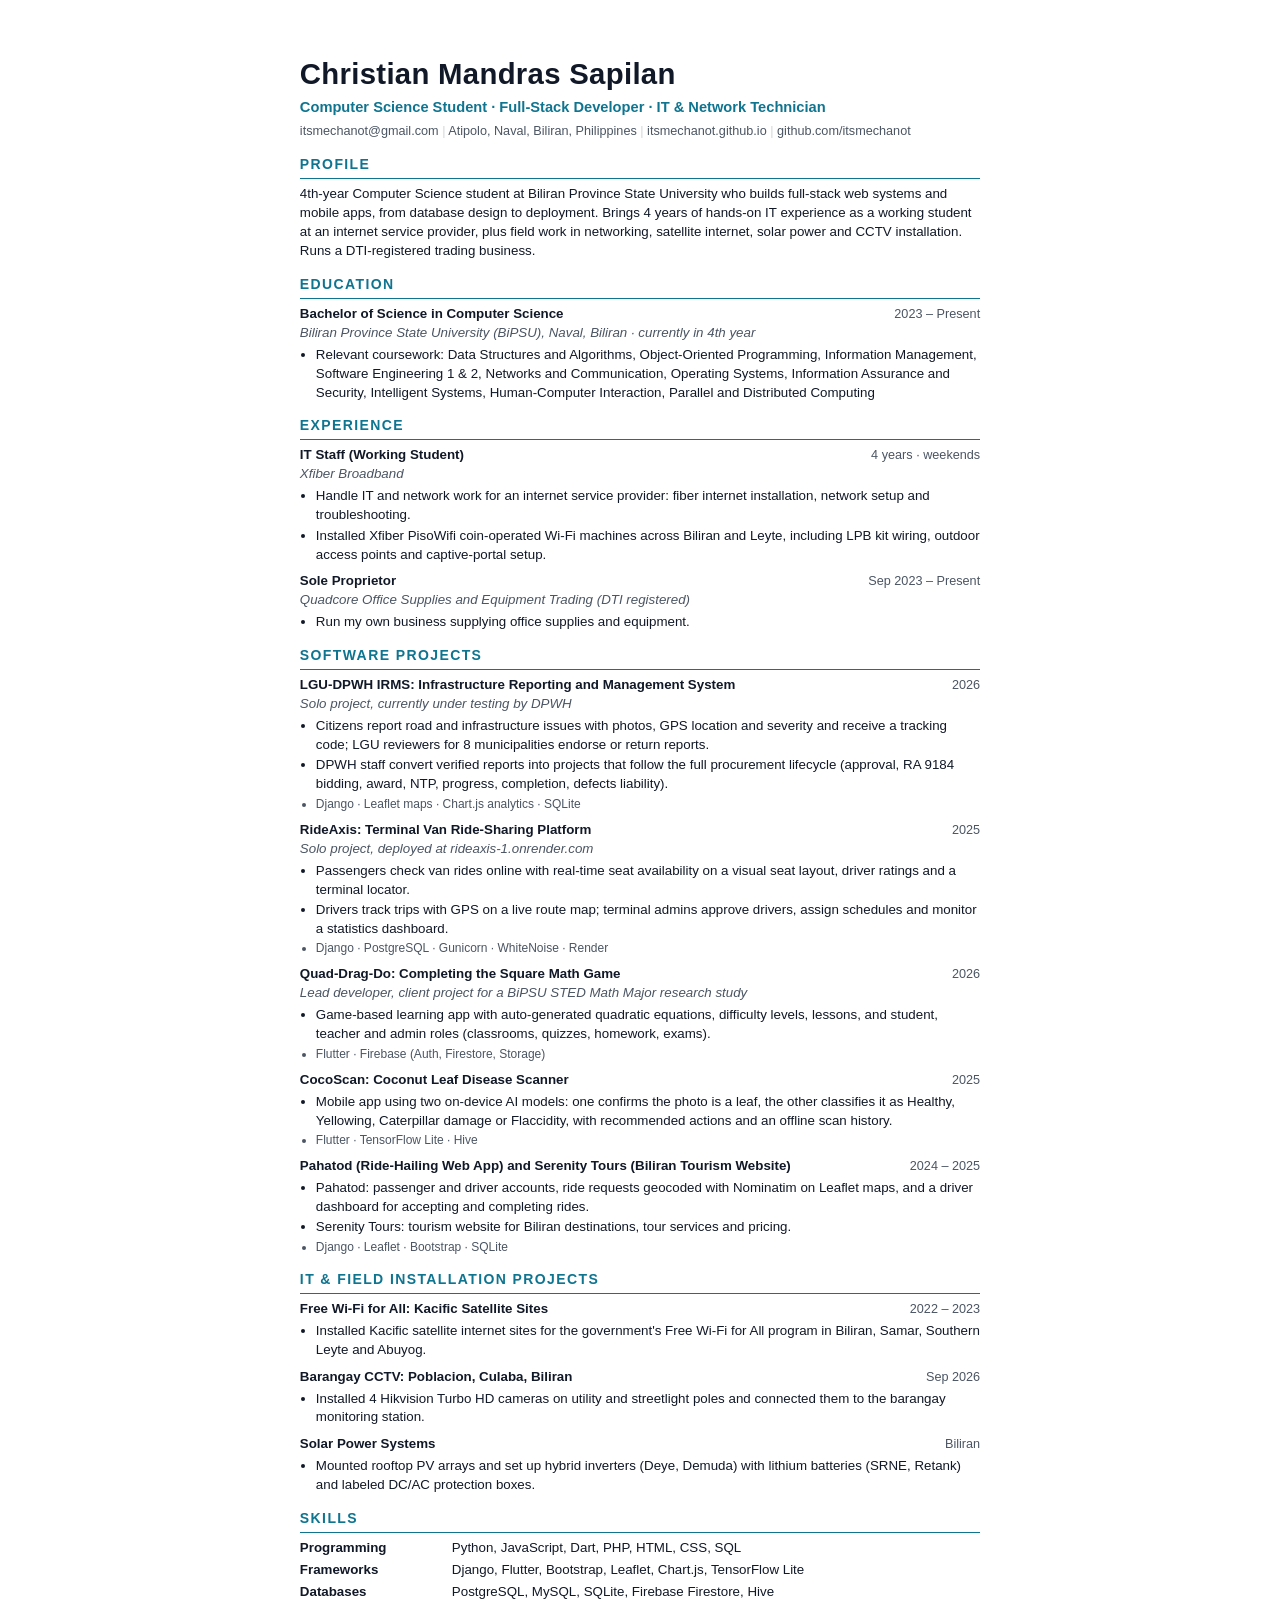
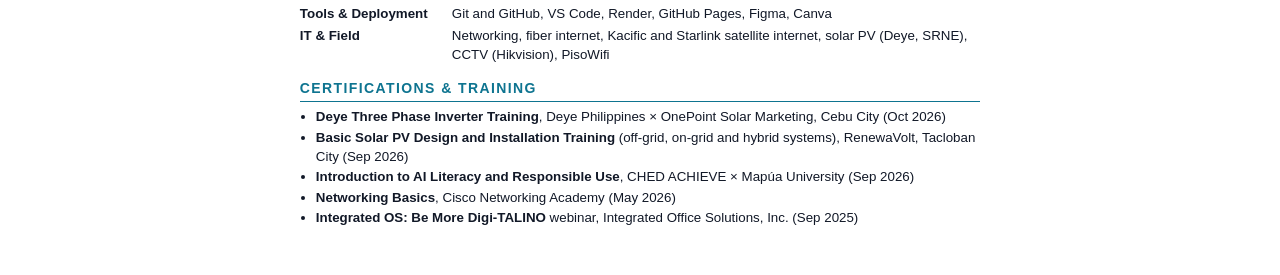
<file: cv/resume.html>
<!doctype html>
<html lang="en">
<head>
<meta charset="utf-8" />
<meta name="viewport" content="width=device-width, initial-scale=1" />
<title>Christian Mandras Sapilan | Resume</title>
<meta name="robots" content="noindex" />
<!-- Source of the resume shown in the site's viewer (pages exported to assets/cv/resume-1.jpg, resume-2.jpg) -->
<style>
  @page { size: A4; margin: 13mm 15mm 12mm; }
  @media print { .page { width: auto !important; padding: 0 !important; } }
  :root { --ink: #111827; --muted: #4b5563; --line: #d1d5db; --accent: #0e7490; }
  * { box-sizing: border-box; }
  html, body { margin: 0; background: #fff; color: var(--ink); }
  body { font-family: "Segoe UI", Arial, Helvetica, sans-serif; font-size: 10pt; line-height: 1.42; }
  .page { width: 210mm; padding: 14mm 15mm 12mm; margin: 0 auto; }
  h1 { font-size: 22pt; margin: 0; letter-spacing: .3px; }
  .headline { font-size: 11pt; color: var(--accent); font-weight: 600; margin-top: 2px; }
  .contact { margin-top: 6px; color: var(--muted); font-size: 9.5pt; }
  .contact a { color: var(--muted); text-decoration: none; }
  .contact span + span::before { content: "  |  "; color: var(--line); }
  h2 { font-size: 10.5pt; text-transform: uppercase; letter-spacing: 1.4px; color: var(--accent); margin: 14px 0 6px; padding-bottom: 3px; border-bottom: 1.5px solid var(--accent); }
  p { margin: 0; }
  .item { margin-bottom: 8px; break-inside: avoid; }
  .row { display: flex; justify-content: space-between; gap: 12px; align-items: baseline; }
  .title { font-weight: 700; }
  .org { color: var(--muted); font-style: italic; }
  .date { color: var(--muted); font-size: 9.5pt; white-space: nowrap; }
  ul { margin: 3px 0 0; padding-left: 16px; }
  li { margin: 1.5px 0; }
  .skills { display: grid; grid-template-columns: 140px 1fr; gap: 3px 12px; }
  .skills b { font-weight: 700; }
  .tech { color: var(--muted); font-size: 9pt; }
</style>
</head>
<body>
<div class="page">

  <header>
    <h1>Christian Mandras Sapilan</h1>
    <div class="headline">Computer Science Student &middot; Full-Stack Developer &middot; IT &amp; Network Technician</div>
    <div class="contact">
      <span><a href="mailto:itsmechanot@gmail.com">itsmechanot@gmail.com</a></span><span>Atipolo, Naval, Biliran, Philippines</span><span><a href="https://itsmechanot.github.io">itsmechanot.github.io</a></span><span><a href="https://github.com/itsmechanot">github.com/itsmechanot</a></span>
    </div>
  </header>

  <h2>Profile</h2>
  <p>4th-year Computer Science student at Biliran Province State University who builds full-stack web systems and mobile apps, from database design to deployment. Brings 4 years of hands-on IT experience as a working student at an internet service provider, plus field work in networking, satellite internet, solar power and CCTV installation. Runs a DTI-registered trading business.</p>

  <h2>Education</h2>
  <div class="item">
    <div class="row"><span class="title">Bachelor of Science in Computer Science</span><span class="date">2023 &ndash; Present</span></div>
    <div class="org">Biliran Province State University (BiPSU), Naval, Biliran &middot; currently in 4th year</div>
    <ul><li>Relevant coursework: Data Structures and Algorithms, Object-Oriented Programming, Information Management, Software Engineering 1 &amp; 2, Networks and Communication, Operating Systems, Information Assurance and Security, Intelligent Systems, Human-Computer Interaction, Parallel and Distributed Computing</li></ul>
  </div>

  <h2>Experience</h2>
  <div class="item">
    <div class="row"><span class="title">IT Staff (Working Student)</span><span class="date">4 years &middot; weekends</span></div>
    <div class="org">Xfiber Broadband</div>
    <ul>
      <li>Handle IT and network work for an internet service provider: fiber internet installation, network setup and troubleshooting.</li>
      <li>Installed Xfiber PisoWifi coin-operated Wi-Fi machines across Biliran and Leyte, including LPB kit wiring, outdoor access points and captive-portal setup.</li>
    </ul>
  </div>
  <div class="item">
    <div class="row"><span class="title">Sole Proprietor</span><span class="date">Sep 2023 &ndash; Present</span></div>
    <div class="org">Quadcore Office Supplies and Equipment Trading (DTI registered)</div>
    <ul><li>Run my own business supplying office supplies and equipment.</li></ul>
  </div>

  <h2>Software Projects</h2>
  <div class="item">
    <div class="row"><span class="title">LGU-DPWH IRMS: Infrastructure Reporting and Management System</span><span class="date">2026</span></div>
    <div class="org">Solo project, currently under testing by DPWH</div>
    <ul>
      <li>Citizens report road and infrastructure issues with photos, GPS location and severity and receive a tracking code; LGU reviewers for 8 municipalities endorse or return reports.</li>
      <li>DPWH staff convert verified reports into projects that follow the full procurement lifecycle (approval, RA 9184 bidding, award, NTP, progress, completion, defects liability).</li>
      <li class="tech">Django &middot; Leaflet maps &middot; Chart.js analytics &middot; SQLite</li>
    </ul>
  </div>
  <div class="item">
    <div class="row"><span class="title">RideAxis: Terminal Van Ride-Sharing Platform</span><span class="date">2025</span></div>
    <div class="org">Solo project, deployed at rideaxis-1.onrender.com</div>
    <ul>
      <li>Passengers check van rides online with real-time seat availability on a visual seat layout, driver ratings and a terminal locator.</li>
      <li>Drivers track trips with GPS on a live route map; terminal admins approve drivers, assign schedules and monitor a statistics dashboard.</li>
      <li class="tech">Django &middot; PostgreSQL &middot; Gunicorn &middot; WhiteNoise &middot; Render</li>
    </ul>
  </div>
  <div class="item">
    <div class="row"><span class="title">Quad-Drag-Do: Completing the Square Math Game</span><span class="date">2026</span></div>
    <div class="org">Lead developer, client project for a BiPSU STED Math Major research study</div>
    <ul>
      <li>Game-based learning app with auto-generated quadratic equations, difficulty levels, lessons, and student, teacher and admin roles (classrooms, quizzes, homework, exams).</li>
      <li class="tech">Flutter &middot; Firebase (Auth, Firestore, Storage)</li>
    </ul>
  </div>
  <div class="item">
    <div class="row"><span class="title">CocoScan: Coconut Leaf Disease Scanner</span><span class="date">2025</span></div>
    <ul>
      <li>Mobile app using two on-device AI models: one confirms the photo is a leaf, the other classifies it as Healthy, Yellowing, Caterpillar damage or Flaccidity, with recommended actions and an offline scan history.</li>
      <li class="tech">Flutter &middot; TensorFlow Lite &middot; Hive</li>
    </ul>
  </div>
  <div class="item">
    <div class="row"><span class="title">Pahatod (Ride-Hailing Web App) and Serenity Tours (Biliran Tourism Website)</span><span class="date">2024 &ndash; 2025</span></div>
    <ul>
      <li>Pahatod: passenger and driver accounts, ride requests geocoded with Nominatim on Leaflet maps, and a driver dashboard for accepting and completing rides.</li>
      <li>Serenity Tours: tourism website for Biliran destinations, tour services and pricing.</li>
      <li class="tech">Django &middot; Leaflet &middot; Bootstrap &middot; SQLite</li>
    </ul>
  </div>

  <h2>IT &amp; Field Installation Projects</h2>
  <div class="item">
    <div class="row"><span class="title">Free Wi-Fi for All: Kacific Satellite Sites</span><span class="date">2022 &ndash; 2023</span></div>
    <ul><li>Installed Kacific satellite internet sites for the government's Free Wi-Fi for All program in Biliran, Samar, Southern Leyte and Abuyog.</li></ul>
  </div>
  <div class="item">
    <div class="row"><span class="title">Barangay CCTV: Poblacion, Culaba, Biliran</span><span class="date">Sep 2026</span></div>
    <ul><li>Installed 4 Hikvision Turbo HD cameras on utility and streetlight poles and connected them to the barangay monitoring station.</li></ul>
  </div>
  <div class="item">
    <div class="row"><span class="title">Solar Power Systems</span><span class="date">Biliran</span></div>
    <ul><li>Mounted rooftop PV arrays and set up hybrid inverters (Deye, Demuda) with lithium batteries (SRNE, Retank) and labeled DC/AC protection boxes.</li></ul>
  </div>

  <h2>Skills</h2>
  <div class="skills">
    <b>Programming</b><span>Python, JavaScript, Dart, PHP, HTML, CSS, SQL</span>
    <b>Frameworks</b><span>Django, Flutter, Bootstrap, Leaflet, Chart.js, TensorFlow Lite</span>
    <b>Databases</b><span>PostgreSQL, MySQL, SQLite, Firebase Firestore, Hive</span>
    <b>Tools &amp; Deployment</b><span>Git and GitHub, VS Code, Render, GitHub Pages, Figma, Canva</span>
    <b>IT &amp; Field</b><span>Networking, fiber internet, Kacific and Starlink satellite internet, solar PV (Deye, SRNE), CCTV (Hikvision), PisoWifi</span>
  </div>

  <h2>Certifications &amp; Training</h2>
  <ul>
    <li><b>Deye Three Phase Inverter Training</b>, Deye Philippines &times; OnePoint Solar Marketing, Cebu City (Oct 2026)</li>
    <li><b>Basic Solar PV Design and Installation Training</b> (off-grid, on-grid and hybrid systems), RenewaVolt, Tacloban City (Sep 2026)</li>
    <li><b>Introduction to AI Literacy and Responsible Use</b>, CHED ACHIEVE &times; Map&uacute;a University (Sep 2026)</li>
    <li><b>Networking Basics</b>, Cisco Networking Academy (May 2026)</li>
    <li><b>Integrated OS: Be More Digi-TALINO</b> webinar, Integrated Office Solutions, Inc. (Sep 2025)</li>
  </ul>

</div>
</body>
</html>
</file>
